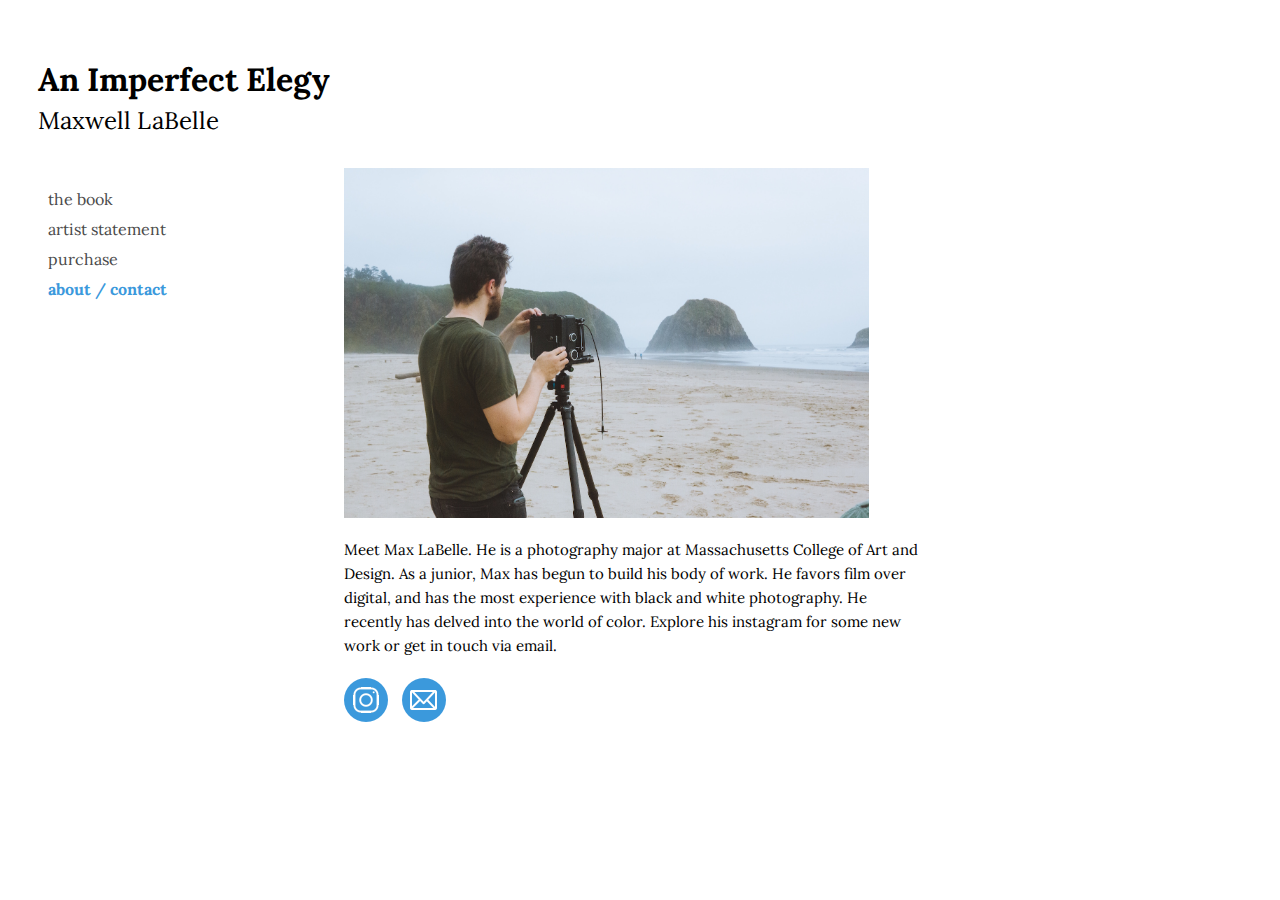
<file: about.html>
<html>
<head><title>An Imperfect Elegy</title>
    <link type="text/css" rel="stylesheet" href="css/styles_about.css">
    <link href="https://fonts.googleapis.com/css?family=Lora" rel="stylesheet">
    </head>

<body>
    <header>
        <h1><a href="index.html" id="home">An Imperfect Elegy</a></h1>
        <h2>Maxwell LaBelle</h2>
    </header>

    <aside>
    <nav>
        <ul>
        <div id="toggle">
            <li><a href="index.html">the book</a></li>
        </div>
        <div id="chapters">
        <li><a href="one.html" class="sequence">one</a></li>
        <li><a href="two.html" class="sequence">two</a></li>
        <li><a href="three.html" class="sequence">three</a></li>
        <li><a href="four.html" class="sequence">four</a></li>
        </div>
        <li><a href="statement.html">artist statement</a></li>
        <li><a href="purchase.html">purchase</a></li>
        <li><a id="activepage" href="about.html">about / contact</a></li>
        </ul>
    </nav>
    </aside>
    
    <section>
        <img src="images/max.jpg" width="525" height="350">
        <p id="bio">Meet Max LaBelle. He is a photography major at Massachusetts College of Art and Design. As a junior, Max has begun to build his body of work. He favors film over digital, and has the most experience with black and white photography. He recently has delved into the world of color. Explore his instagram for some new work or get in touch via email.</p>
        <a id="instagram" href="https://www.instagram.com/max___labelle/" target="_blank"></a>
        <a id="email" href="mailto:mdlabelle@massart.edu" target="_blank"></a>
    </section>
    
<script src="https://ajax.googleapis.com/ajax/libs/jquery/3.2.1/jquery.min.js"></script>
<script type="text/javascript">
    
//$(document).ready(function(){
//    $("#toggle").click(function(){
//        $("#chapters").slideToggle("slow") ;
//    });
//});

</script>
</body>
</html>
</file>
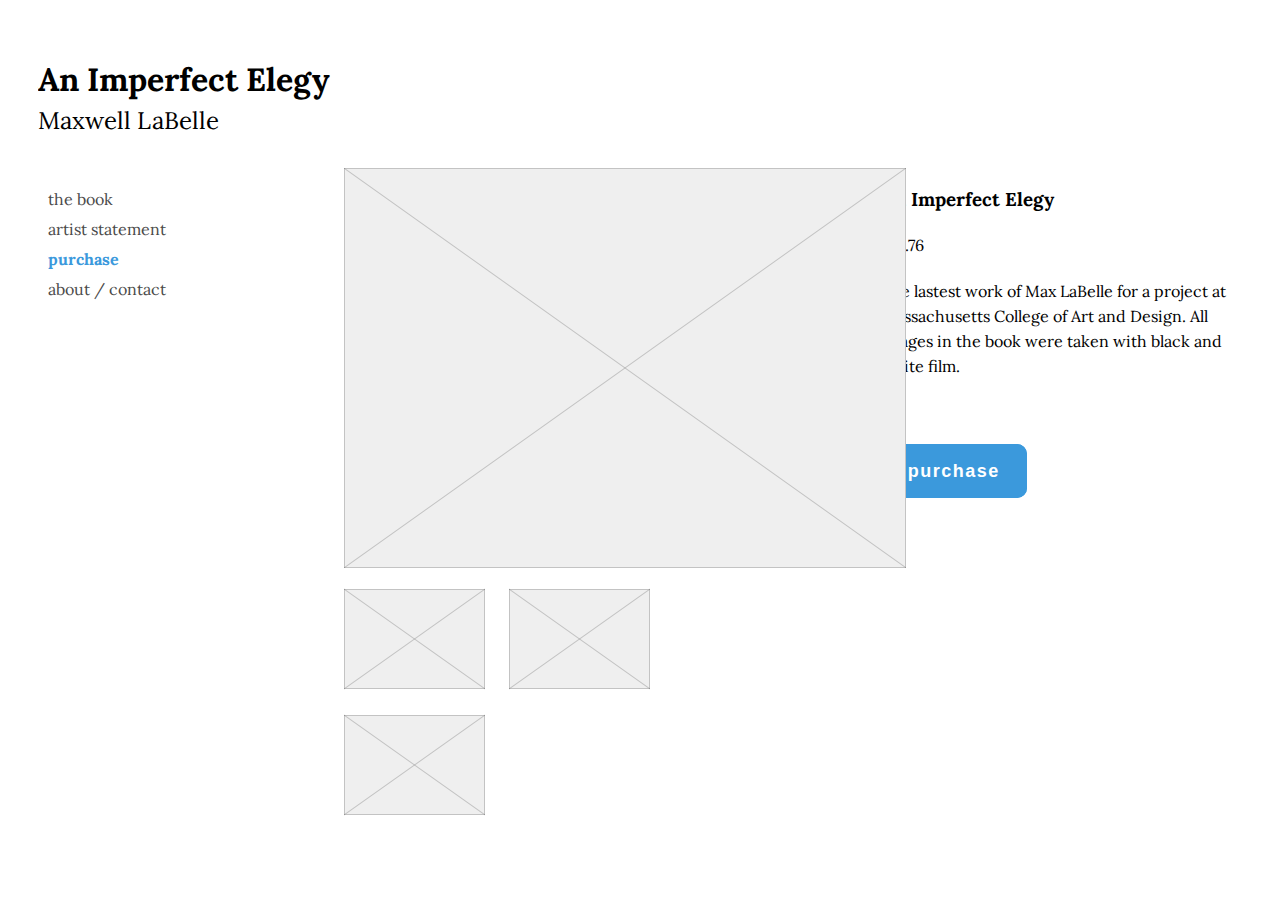
<file: purchase.html>
<html>
<head><title>An Imperfect Elegy</title>
    <link type="text/css" rel="stylesheet" href="css/styles.css">
    <link href="https://fonts.googleapis.com/css?family=Lora" rel="stylesheet">
    <link type="text/css" rel="stylesheet" href="css/jquery.fancybox.css">
    </head>

<body>
    <header>
        <h1><a href="index.html" id="home">An Imperfect Elegy</a></h1>
        <h2>Maxwell LaBelle</h2>
    </header>

    <aside>
    <nav>
        <ul>
        <div id="toggle">
            <li><a href="index.html">the book</a></li>
        </div>
        <div id="chapters">
        <li><a href="one.html" class="sequence">one</a></li>
        <li><a href="two.html" class="sequence">two</a></li>
        <li><a href="three.html" class="sequence">three</a></li>
        <li><a href="four.html" class="sequence">four</a></li>
        </div>
        <li><a href="statement.html">artist statement</a></li>
        <li><a id="activepage" href="purchase.html">purchase</a></li>
        <li><a href="about.html">about / contact</a></li>
        </ul>
    </nav>
    </aside>
    
    <section id="purchase">
        <div id="blurb"><h3>An Imperfect Elegy</h3>
        <h4>&#36;75.76</h4>
        <p id="book-description">The lastest work of Max LaBelle for a project at Massachusetts College of Art and Design. All images in the book were taken with black and white film.</p>
        <a data-fancybox data-type="iframe" href="http://www.blurb.com/bookstore/invited/7308052/9ef4cc2b8a88e30117a3ee439a9070908485d384" class="button-purchase">purchase</a>
<!--        <a id="button" href="http://www.blurb.com/bookstore/invited/7308052/9ef4cc2b8a88e30117a3ee439a9070908485d384">purchase</a>-->
        </div>
        <div id="purchase-images">
        <img id="big" src="images/filler.png" width="562" height="400">
        <img id="small" src="images/filler-small.png" width="141" height="102">
        <img id="small" src="images/filler-small.png" width="141" height="102">
        <img id="small" src="images/filler-small.png" width="141" height="102"></div>
    </section>
    
<script src="https://ajax.googleapis.com/ajax/libs/jquery/3.2.1/jquery.min.js"></script>
<script src="js/jquery.fancybox.min.js"></script>
<script type="text/javascript">
    
//$(document).ready(function(){
//    $("#toggle").click(function(){
//        $("#chapters").slideToggle("slow") ;
//    });
//});
    
$('[data-fancybox]').fancybox({
  toolbar  : false,
  smallBtn : true,
  iframe : {
    preload : false
  }
})

</script>
</body>
</html>
</file>
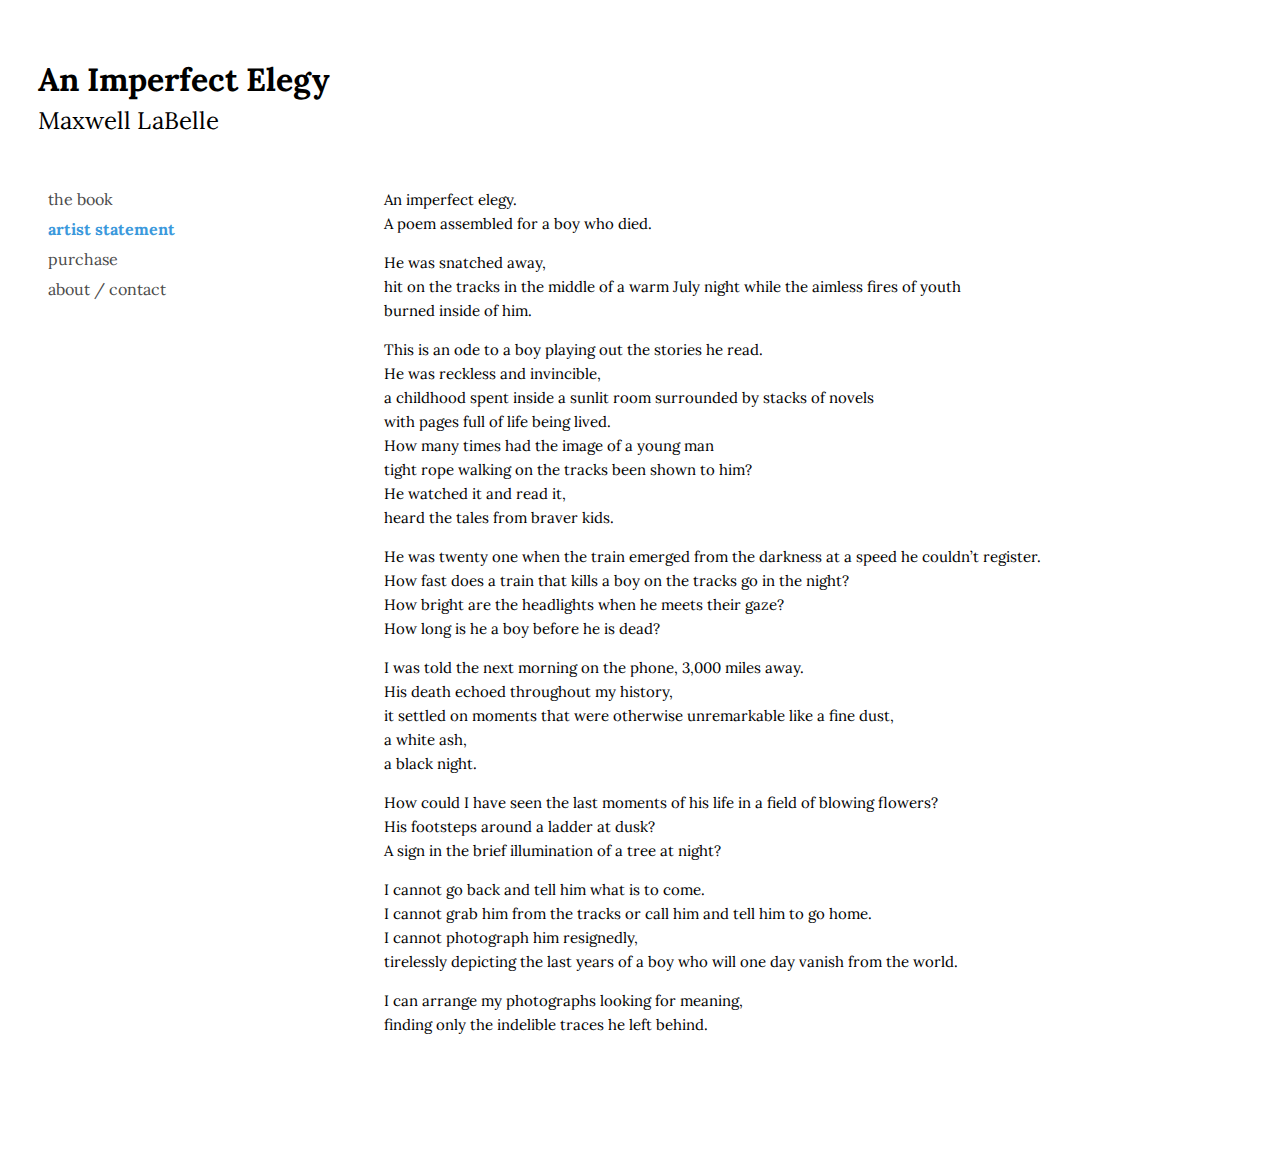
<file: statement.html>
<html>
    <head><title>An Imperfect Elegy</title>
        <link type="text/css" rel="stylesheet" href="css/styles_statement.css">
        <link href="https://fonts.googleapis.com/css?family=Lora" rel="stylesheet">
    </head>

    <body>
        <header>
            <h1><a href="index.html" id="home">An Imperfect Elegy</a></h1>
            <h2>Maxwell LaBelle</h2>
        </header>

        <aside>
            <nav>
                <ul>
                    <div id="toggle">
                        <li><a href="index.html">the book</a></li>
                    </div>
                    <div id="chapters">
                        <li><a href="one.html" class="sequence">one</a></li>
                        <li><a href="two.html" class="sequence">two</a></li>
                        <li><a href="three.html" class="sequence">three</a></li>
                        <li><a href="four.html" class="sequence">four</a></li>
                    </div>
                    <li><a id="activepage" href="statement.html">artist statement</a></li>
                    <li><a href="purchase.html">purchase</a></li>
                    <li><a href="about.html">about / contact</a></li>
                </ul>
            </nav>
        </aside>

        <section class="writing">
            <p>An imperfect elegy.<br>
            A poem assembled for a boy who died.</p>
            <p>He was snatched away,<br>
            hit on the tracks in the middle of a warm July night while the aimless fires of youth<br>
            burned inside of him.</p>
            <p>This is an ode to a boy playing out the stories he read.<br>
            He was reckless and invincible,<br>
            a childhood spent inside a sunlit room surrounded by stacks of novels<br>
            with pages full of life being lived.<br>
            How many times had the image of a young man<br>
            tight rope walking on the tracks been shown to him?<br>
            He watched it and read it,<br>
            heard the tales from braver kids.</p>
            <p>He was twenty one when the train emerged from the darkness at a speed he couldn’t register.<br>
            How fast does a train that kills a boy on the tracks go in the night?<br>
            How bright are the headlights when he meets their gaze?<br>
            How long is he a boy before he is dead?</p>
            <p>I was told the next morning on the phone, 3,000 miles away.<br>
            His death echoed throughout my history,<br>
            it settled on moments that were otherwise unremarkable like a fine dust,<br>
            a white ash,<br>
            a black night.</p>
            <p>How could I have seen the last moments of his life in a field of blowing flowers?<br>
            His footsteps around a ladder at dusk?<br>
            A sign in the brief illumination of a tree at night?</p>
            <p>I cannot go back and tell him what is to come.<br>
            I cannot grab him from the tracks or call him and tell him to go home.<br>
            I cannot photograph him resignedly,<br>
            tirelessly depicting the last years of a boy who will one day vanish from the world.</p>
            <p>I can arrange my photographs looking for meaning,<br>
            finding only the indelible traces he left behind.</p>
        </section>

        <script src="https://ajax.googleapis.com/ajax/libs/jquery/3.2.1/jquery.min.js"></script>
        <script type="text/javascript">

//            $(document).ready(function(){
//                $("#toggle").click(function(){
//                    $("#chapters").slideToggle("slow") ;
//                });
//            });

        </script>
    </body>
</html>
</file>
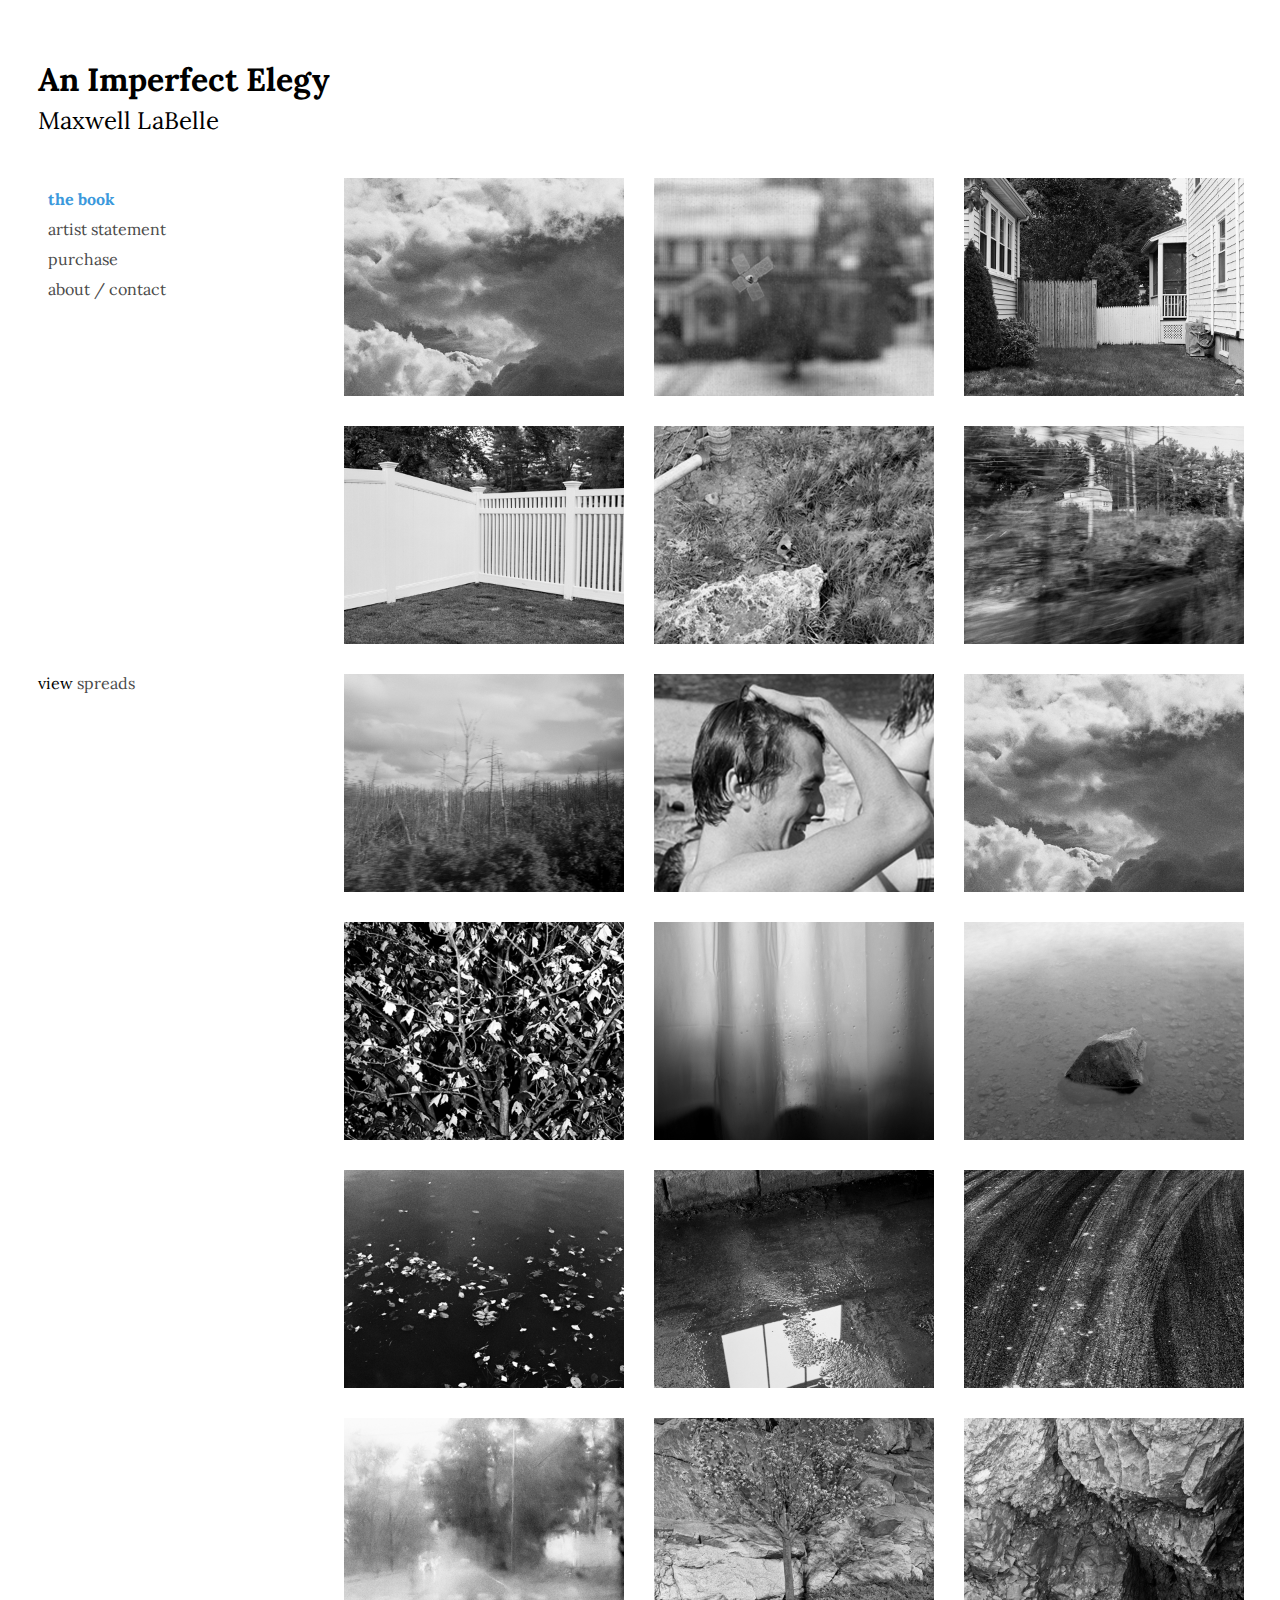
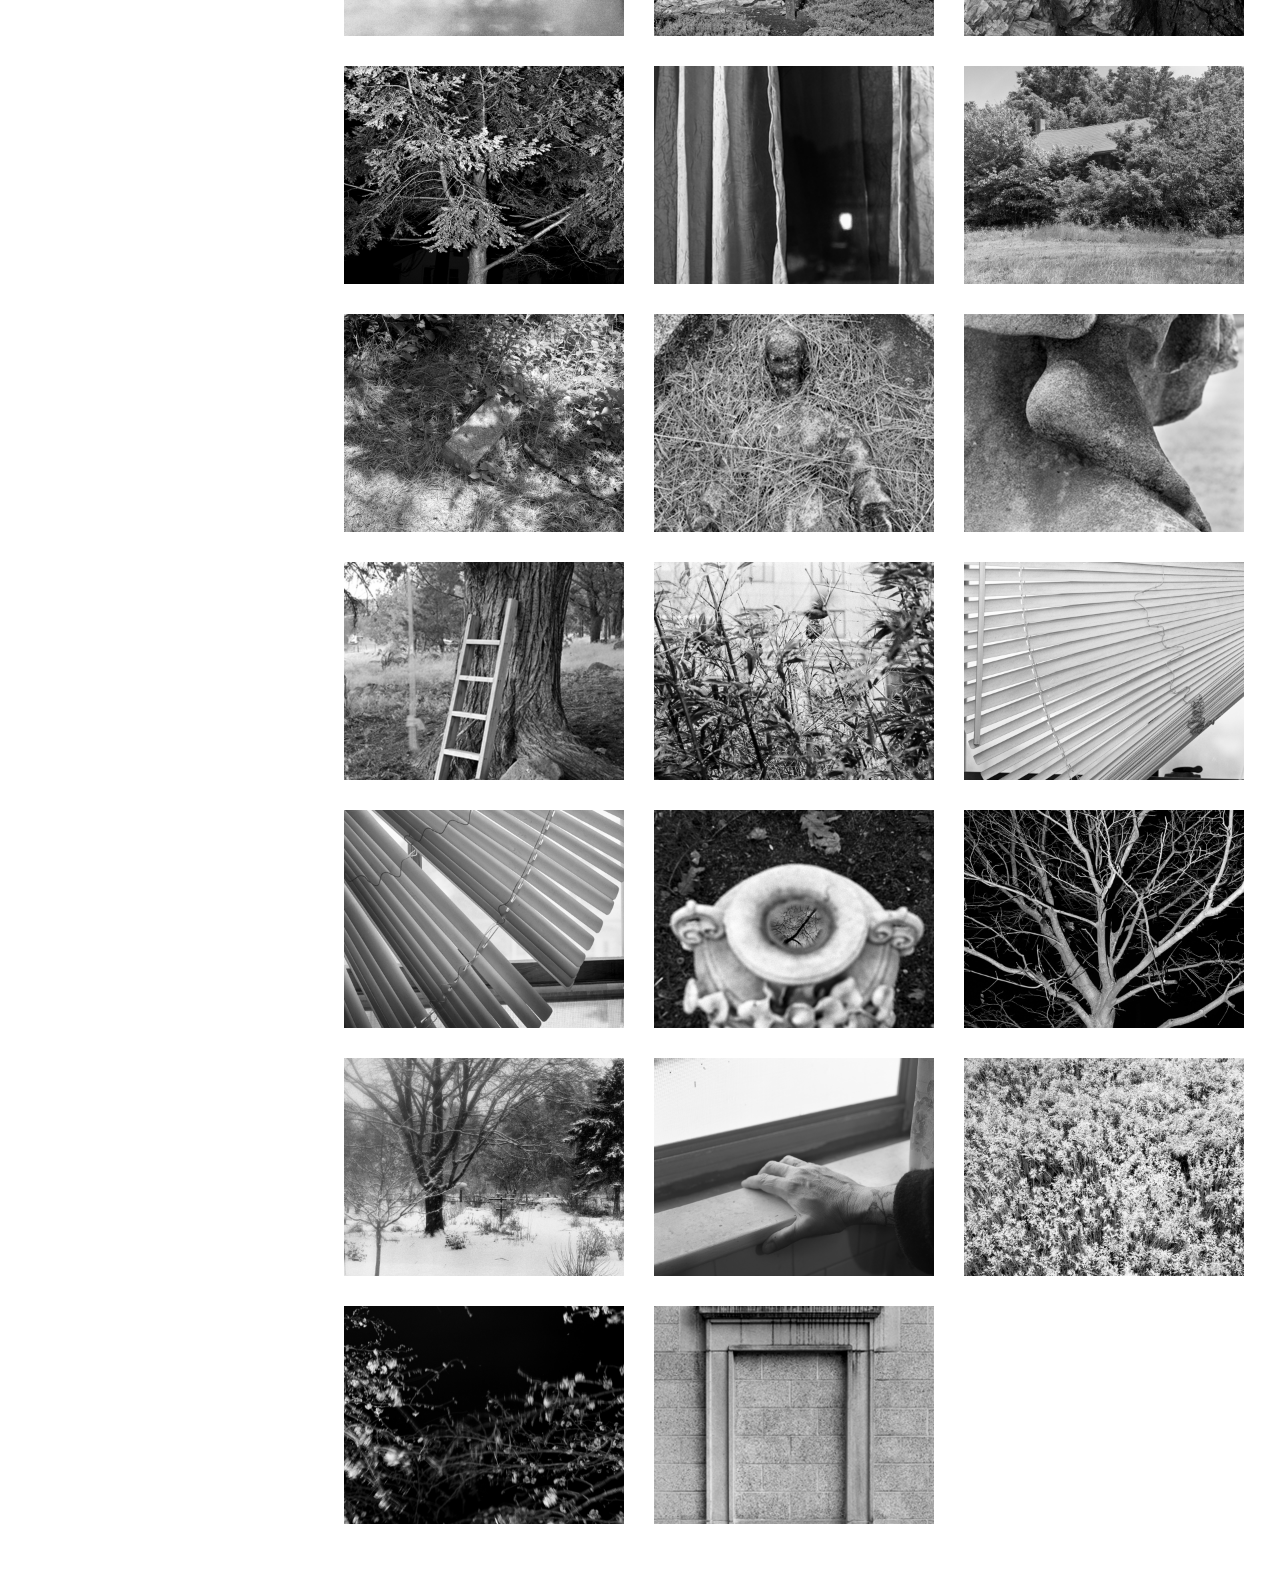
<file: thumbnails.html>
<html>
<head><title>An Imperfect Elegy</title>
    <link type="text/css" rel="stylesheet" href="css/styles_thumbnails.css">
    <link href="https://fonts.googleapis.com/css?family=Lora" rel="stylesheet">
    <link rel="stylesheet" href="css/jquery.fancybox.css">
    </head>
    
    <body>
        <header>
        <h1><a href="index.html" id="home">An Imperfect Elegy</a></h1>
        <h2>Maxwell LaBelle</h2>
    </header>

    <aside>
    <nav>
        <ul>
        <div id="toggle">
            <li><a id="activepage" href="index.html">the book</a></li>
        </div>
        <div id="chapters">
        <li><a href="one.html" class="sequence">one</a></li>
        <li><a href="two.html" class="sequence">two</a></li>
        <li><a href="three.html" class="sequence">three</a></li>
        <li><a href="four.html" class="sequence">four</a></li>
        </div>
        <li><a href="statement.html">artist statement</a></li>
        <li><a href="purchase.html">purchase</a></li>
        <li><a href="about.html">about / contact</a></li>
        </ul>
    </nav>
    </aside>
 
    <section id="thumbnail_grid">
        <a data-fancybox="gallery" href="images/Images_Large/008.png"><img src="images/thumbnails/008.png" height="218" width="280"></a>
        <a data-fancybox="gallery" href="images/Images_Large/001.png"><img src="images/thumbnails/001.png" height="218" width="280"></a>
        <a data-fancybox="gallery" href="images/Images_Large/002.png"><img src="images/thumbnails/002.png" height="218" width="280"></a>
        <a data-fancybox="gallery" href="images/Images_Large/003.png"><img src="images/thumbnails/003.png" height="218" width="280"></a>
        <a data-fancybox="gallery" href="images/Images_Large/004.png"><img src="images/thumbnails/004.png" height="218" width="280"></a>
        <a data-fancybox="gallery" href="images/Images_Large/005.png"><img src="images/thumbnails/005.png" height="218" width="280"></a>
        <a data-fancybox="gallery" href="images/Images_Large/006.png"><img src="images/thumbnails/006.png" height="218" width="280"></a>
        <a data-fancybox="gallery" href="images/Images_Large/007.png"><img src="images/thumbnails/007.png" height="218" width="280"></a>
        <a data-fancybox="gallery" href="images/Images_Large/008.png"><img src="images/thumbnails/008.png" height="218" width="280"></a>
        <a data-fancybox="gallery" href="images/Images_Large/009.png"><img src="images/thumbnails/009.png" height="218" width="280"></a>
        <a data-fancybox="gallery" href="images/Images_Large/010.png"><img src="images/thumbnails/010.png" height="218" width="280"></a>
        <a data-fancybox="gallery" href="images/Images_Large/011.png"><img src="images/thumbnails/011.png" height="218" width="280"></a>
        <a data-fancybox="gallery" href="images/Images_Large/012.png"><img src="images/thumbnails/012.png" height="218" width="280"></a>
        <a data-fancybox="gallery" href="images/Images_Large/013.png"><img src="images/thumbnails/013.png" height="218" width="280"></a>
        <a data-fancybox="gallery" href="images/Images_Large/014.png"><img src="images/thumbnails/014.png" height="218" width="280"></a>
        <a data-fancybox="gallery" href="images/Images_Large/015.png"><img src="images/thumbnails/015.png" height="218" width="280"></a>
        <a data-fancybox="gallery" href="images/Images_Large/016.png"><img src="images/thumbnails/016.png" height="218" width="280"></a>
        <a data-fancybox="gallery" href="images/Images_Large/017.png"><img src="images/thumbnails/017.png" height="218" width="280"></a>
        <a data-fancybox="gallery" href="images/Images_Large/018.png"><img src="images/thumbnails/018.png" height="218" width="280"></a>
        <a data-fancybox="gallery" href="images/Images_Large/019.png"><img src="images/thumbnails/019.png" height="218" width="280"></a>
        <a data-fancybox="gallery" href="images/Images_Large/020.png"><img src="images/thumbnails/020.png" height="218" width="280"></a>
        <a data-fancybox="gallery" href="images/Images_Large/021.png"><img src="images/thumbnails/021.png" height="218" width="280"></a>
        <a data-fancybox="gallery" href="images/Images_Large/022.png"><img src="images/thumbnails/022.png" height="218" width="280"></a>
        <a data-fancybox="gallery" href="images/Images_Large/023.png"><img src="images/thumbnails/023.png" height="218" width="280"></a>
        <a data-fancybox="gallery" href="images/Images_Large/024.png"><img src="images/thumbnails/024.png" height="218" width="280"></a>
        <a data-fancybox="gallery" href="images/Images_Large/025.png"><img src="images/thumbnails/025.png" height="218" width="280"></a>
        <a data-fancybox="gallery" href="images/Images_Large/026.png"><img src="images/thumbnails/026.png" height="218" width="280"></a>
        <a data-fancybox="gallery" href="images/Images_Large/027.png"><img src="images/thumbnails/027.png" height="218" width="280"></a>
        <a data-fancybox="gallery" href="images/Images_Large/028.png"><img src="images/thumbnails/028.png" height="218" width="280"></a>
        <a data-fancybox="gallery" href="images/Images_Large/029.png"><img src="images/thumbnails/029.png" height="218" width="280"></a>
        <a data-fancybox="gallery" href="images/Images_Large/030.jpg"><img src="images/thumbnails/030.jpg" height="218" width="280"></a>
        <a data-fancybox="gallery" href="images/Images_Large/031.png"><img src="images/thumbnails/031.png" height="218" width="280"></a>
        <a data-fancybox="gallery" href="images/Images_Large/032.png"><img src="images/thumbnails/032.png" height="218" width="280"></a>
        <a data-fancybox="gallery" href="images/Images_Large/033.png"><img src="images/thumbnails/033.png" height="218" width="280"></a>
        <a data-fancybox="gallery" href="images/Images_Large/034.png"><img src="images/thumbnails/034.png" height="218" width="280"></a>
    </section>
        
    <div class="slideshow-buttons">
    <br>view <a href="index.html">spreads</a>
    </div>
    
    <script src="https://ajax.googleapis.com/ajax/libs/jquery/3.2.1/jquery.min.js"></script>
    <script src="js/jquery.fancybox.min.js"></script>
    <script type="text/javascript">
    
//$(document).ready(function(){
//    $("#toggle").click(function(){
//        $("#chapters").slideToggle("slow") ;
//    });
//});
    $('[data-fancybox]').fancybox({
	protect: true
});
        
</script>
</body>
</html>
</file>
<file: css/styles_about.css>
body {
    font-family: "Lora", serif;
    font-size: 16px;
    display: grid;
    grid-template-columns: 1fr 3fr;
    grid-template-rows: 80px 80px repeat(6, 100px);
    grid-template-areas: 
        "sidebar main main main"
        "sidebar main main main"
        "sidebar main main main"
        "sidebar main main main"
        "sidebar main main main"
        "sidebar main main main" ;
}

header {
    margin: 30px;
    grid-area: sidebar;
    grid-row: 1 / 3;
    grid-column: 1 / 3;
}

h1 {
    font-size: 32px;
    margin-bottom: 5px;
    font-weight: 700;
}

h2 {
    font-size: 24px;
    font-weight: 100;
    margin-top: 5px;
}

aside {
    grid-area: sidebar;
    grid-row-start: 3;
}

ul {
    list-style-type: none;
    line-height: 30px;
    color: #4A4A4A;
}

#toggle:hover {
    color: #3b99dc;
}


.sequence {
    line-height: 30px;
}

#chapters {
    padding: 10px;
    display: none;
}

a, a:visited {
    text-decoration: none;
    color: #4A4A4A;
}

a:hover {
    text-decoration: none;
    color: #3b99dc;
}

a:active {
    text-decoration: none;
    font-weight: 200;
    color: #3b99dc;
}

#home {
    color: #000000;
    font-weight: 700;
}


section {
    grid-area: main;
    margin: 0px auto;
    grid-row-start: 3;
    margin-left: 20px;
}

#bio {
    font-size: 15px;
    line-height: 24px;
    width: 62%;
    margin-top: 20px;
    margin-bottom: 20px;
}


#instagram {
    padding-right: 10px;
    width: 44px;
    height: 44px;
    display: inline-block;
    background: url(../images/instagramicons.png) no-repeat;
    background-position: 0 0;
}

#instagram:hover {
    background: url(../images/instagramicons.png) no-repeat;
    background-position: -64px 0;
}

#email {
    width: 44px;
    height: 44px;
    display: inline-block;
    background: url(../images/mailicons.png) no-repeat;
    background-position: 0 0;
}

#email:hover {
    background: url(../images/mailicons.png) no-repeat;
    background-position: -64px 0;
}

#activepage {
    font-weight: 800;
    color: #3b99dc;
}
/*
body, header, h1, h2, aside, nav, ul, li, a, section, img {
    border: 2px solid red;
}*/
</file>
<file: css/styles.css>
/* ------- BASIC CSS ELEMENTS ------- */

body {
    font-family: "Lora", serif;
    font-size: 16px;
    display: grid;
    grid-template-columns: 1fr 3fr;
    grid-template-rows: 80px 80px repeat(6, 100px);
    grid-template-areas: 
        "sidebar main main main"
        "sidebar main main main"
        "sidebar main main main"
        "sidebar main main main"
        "sidebar main main main"
        "sidebar main main main"
        "sidebar main main main"
        "sidebar main main main";
}

header {
    margin: 30px;
    grid-area: sidebar;
    grid-row: 1 / 3;
    grid-column: 1 / 3;
}

h1 {
    font-size: 32px;
    margin-bottom: 5px;
    font-weight: 700;
}

h2 {
    font-size: 24px;
    font-weight: 100;
    margin-top: 5px;
}

aside {
    grid-area: sidebar;
    grid-row-start: 3;
}

ul {
    list-style-type: none;
    line-height: 30px;
    color: #4A4A4A;
}

#toggle:hover {
    color: #3b99dc;
}

.sequence {
    line-height: 30px;
}

#chapters {
    padding: 10px;
    display: none;
}

a, a:visited {
    text-decoration: none;
    color: #4A4A4A;
}

a:hover {
    text-decoration: none;
    color: #3b99dc;
}

a:active {
    text-decoration: none;
    font-weight: 200;
    color: #3b99dc;
}

#home {
    color: #000000;
    font-weight: 700;
}

#activepage {
    font-weight: 800;
    color: #3b99dc;
}



/* ------- SLIDESHOW ------- */

section {
    grid-area: main;
    margin: 30px auto;
    margin-left: 20px;
}

.slideshow-buttons {
    grid-area: sidebar;
    grid-row: 7 / 9;
    margin-top: 70px;
    margin-left: 30px;
    line-height: 30px;
}

button {
    font-family: "Lora", serif;
    font-size: 16px;
    border: none;
}

.slick-prev, .slick-next {
    padding: 0;
}

button.slick-prev:hover {
    text-decoration: none;
    color: #3b99dc;
}

button.slick-next:hover {
    text-decoration: none;
    color: #3b99dc;
}

button:focus {
    outline: 0;
}

.cycle-slideshow {
    width: 1000px;
    height: 650px;
    grid-area: main;
    grid-row-start: 1;
    margin: 50px auto;
}

.cycle-cell {
    height: 100%;
}





/* ------- PURCHASE PAGE ------- */

#blurb {
    grid-area: main;
    grid-row-start: 3;
    width: 40%;
    float: right;
    line-height: 25px;
    margin-right: 20px;
}

#purchase-images {
    grid-area: main;
    grid-row-start: 3;
    width: 50%;
    float: left;
}

#purchase {
    grid-row-start: 3;
    margin-top: 0;
}

#small {
    margin-top: 20px;
    margin-right: 20px;
}

h4 {
    font-weight: 100;
}

.button-purchase {
    font-family: 'Helvetica', sans-serif;
    font-size: 18px;
    font-weight: 600;
    letter-spacing: 1.5px;
    text-align: center;
    padding: 15px 25px;
    color: #FFFFFF;
    background-color: #3b99dc;
    border: 2px solid #3b99dc;
    border-radius: 10px;
}

.button-purchase:hover, .button-purchase:active {
    color: #FFFFFF;
    background-color: #17527D;
    border: 2px solid #17527D;
}

.button-purchase:visited {
    color: #FFFFFF;
}

#book-description {
    margin-bottom: 80px;
}
/*
body, header, h1, h2, aside, nav, ul, li, a, section, img {
    border: 2px solid red;
}*/
</file>
<file: css/styles_statement.css>
body {
    font-family: "Lora", serif;
    font-size: 16px;
    display: grid;
    grid-template-columns: 1fr 3fr;
    grid-template-rows: 80px 80px repeat(10, 100px);
    grid-template-areas: 
        "sidebar main main main"
        "sidebar main main main"
        "sidebar main main main"
        "sidebar main main main"
        "sidebar main main main"
        "sidebar main main main" ;
}

header {
    margin: 30px;
    grid-area: sidebar;
    grid-row: 1 / 3;
    grid-column: 1 / 3;
}

h1 {
    font-size: 32px;
    margin-bottom: 5px;
    font-weight: 700;
}

h2 {
    font-size: 24px;
    font-weight: 100;
    margin-top: 5px;
}

aside {
    grid-area: sidebar;
    grid-row-start: 3;
}

ul {
    list-style-type: none;
    line-height: 30px;
    color: #4A4A4A;
}

#toggle:hover {
    color: #3b99dc;
}


.sequence {
    line-height: 30px;
}

#chapters {
    padding: 10px;
    display: none;
}

a, a:visited {
    text-decoration: none;
    color: #4A4A4A;
}

a:hover {
    text-decoration: none;
    color: #3b99dc;
}

a:active {
    text-decoration: none;
    font-weight: 200;
    color: #3b99dc;
}

#home {
    color: #000000;
    font-weight: 700;
}


section {
    grid-area: main;
    margin: 30px auto;
    margin-left: 20px;
}

.writing {
    font-size: 15px;
    line-height: 24px;
    grid-row-start: 3;
    margin: 0px 60px;
}

.writing p:first-child {
    margin-top: 20px;
}

#activepage {
    font-weight: 800;
    color: #3b99dc;
}
/*
body, header, h1, h2, aside, nav, ul, li, a, section, img {
    border: 2px solid red;
}*/
</file>
<file: css/styles_thumbnails.css>
body {
    font-family: "Lora", serif;
    font-size: 16px;
    display: grid;
    grid-template-columns: 1fr 3fr;
    grid-template-rows: 80px 80px repeat(30, 100px);
    grid-template-areas: 
        "sidebar main main main"
        "sidebar main main main"
        "sidebar main main main"
        "sidebar main main main"
        "sidebar main main main"
        "sidebar main main main"
        "sidebar main main main"
        "sidebar main main main";
}


header {
    margin: 30px;
    grid-area: sidebar;
    grid-row: 1 / 3;
    grid-column: 1 / 3;
}

h1 {
    font-size: 32px;
    margin-bottom: 5px;
    font-weight: 700;
}

h2 {
    font-size: 24px;
    font-weight: 100;
    margin-top: 5px;
}

aside {
    grid-area: sidebar;
    grid-row-start: 3;
}

ul {
    list-style-type: none;
    line-height: 30px;
    color: #4A4A4A;
}

#toggle:hover {
    color: #3b99dc;
}


.sequence {
    line-height: 30px;
}

#chapters {
    padding: 10px;
    display: none;
}

a, a:visited {
    text-decoration: none;
    color: #4A4A4A;
}

a:hover {
    text-decoration: none;
    color: #3b99dc;
}

a:active {
    text-decoration: none;
    font-weight: 200;
    color: #3b99dc;
}

#home {
    color: #000000;
    font-weight: 700;
}


section {
    grid-area: main;
    margin: 30px auto;
    margin-left: 20px;
}

.writing {
    font-size: 15px;
    line-height: 24px;
    grid-row-start: 3;
    margin: 0px 60px;
}

.writing p:first-child {
    margin-top: 20px;
}

.slideshow-buttons {
    grid-area: sidebar;
    grid-row: 7 / 9;
    margin-top: 70px;
    margin-left: 30px;
    line-height: 30px;
}

.cycle-slideshow {
    width: 900px;
    height: 700px;
}

#activepage {
    font-weight: 800;
    color: #3b99dc;
}

#blurb {
    grid-area: main;
    grid-row-start: 3;
    width: 40%;
    float: right;
    line-height: 25px;
    margin-right: 20px;
}

#purchase-images {
    grid-area: main;
    grid-row-start: 3;
    width: 50%;
    float: left;
}

#purchase {
    grid-row-start: 3;
    margin-top: 0;
}

#small {
    margin-top: 20px;
    margin-right: 20px;
}

h4 {
    font-weight: 100;
}

.button {
    font-family: 'Helvetica', sans-serif;
    font-size: 18px;
    font-weight: 600;
    letter-spacing: 1.5px;
    text-align: center;
    padding: 15px 25px;
    color: #FFFFFF;
    background-color: #3b99dc;
    border: 2px solid #3b99dc;
    border-radius: 10px;
}


.button:visited {
    color: #FFFFFF;
    background-color: #3b99dc;
    border: 2px solid #3b99dc;
}

.button:hover, #button:active {
    background-color: #17527D;
    border: 2px solid #17527D;
}

#book-description {
    margin-bottom: 80px;
}

#prev {
    color: transparent;
}

#next {
    color: transparent;
}

#thumbnail_grid {
    grid-row-start: 3;
    margin-top: 10px;
    display: grid;
    grid-template-columns: repeat(3, 1fr);
    grid-gap: 30px;
}

/*
body, header, h1, h2, aside, nav, ul, li, a, section, img {
    border: 2px solid red;
}*/
</file>
